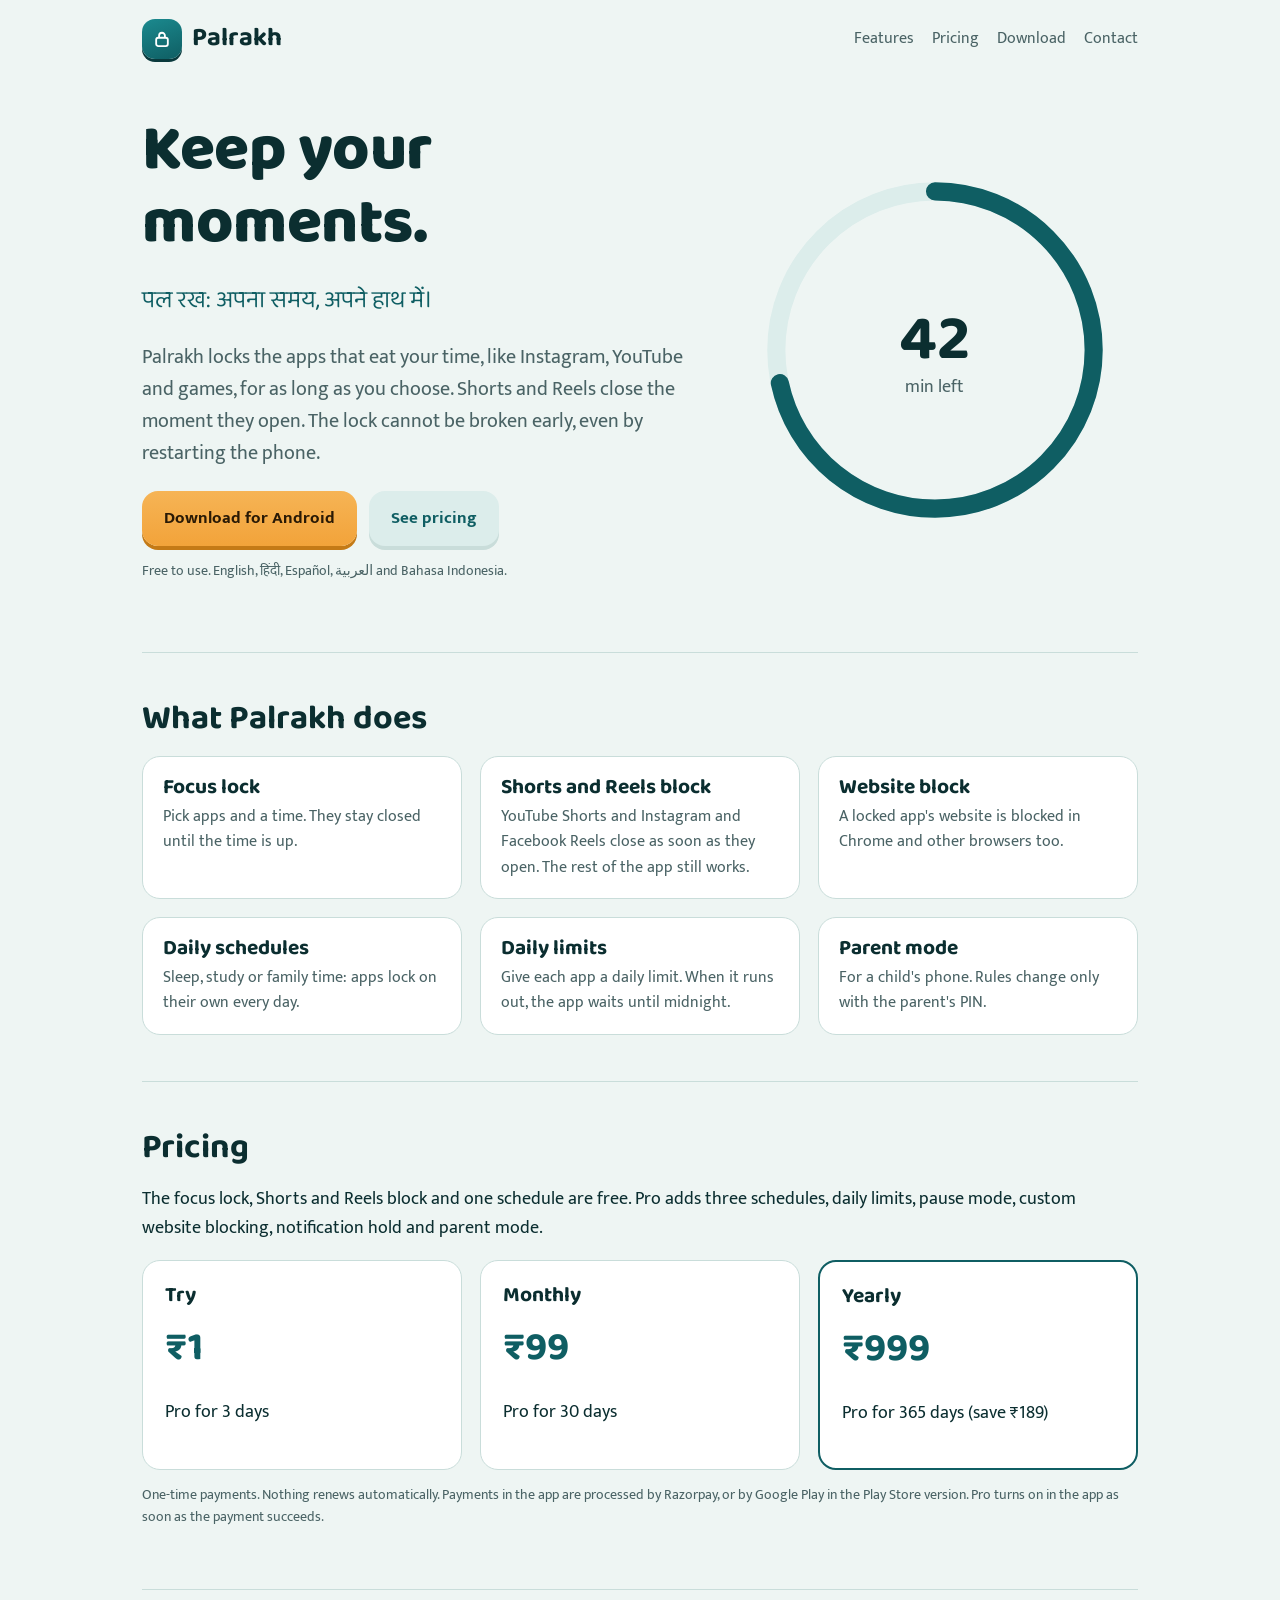
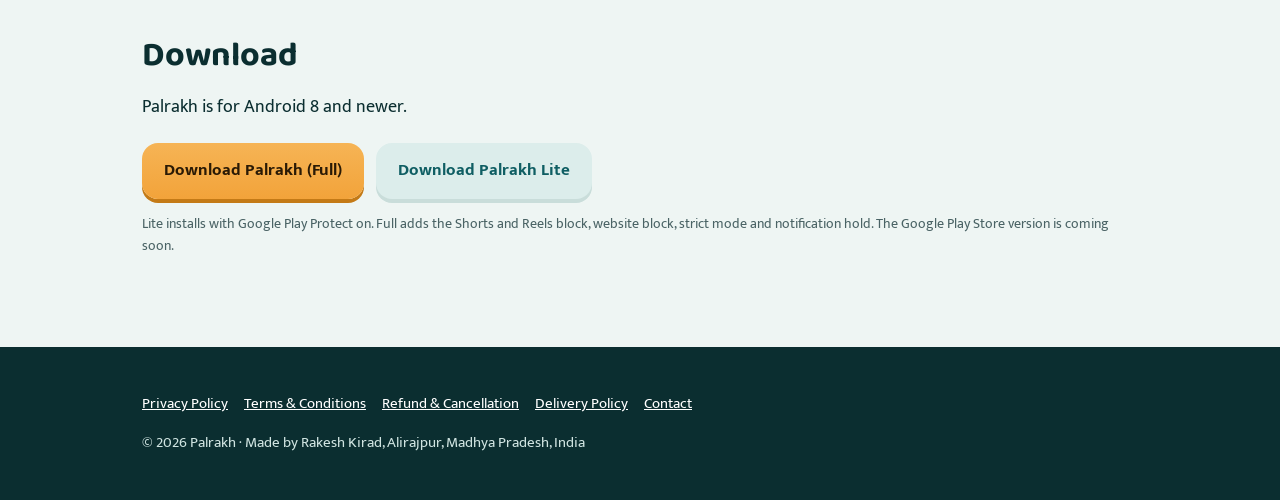
<file: docs/index.html>
<!doctype html>
<html lang="en"><head><meta charset="utf-8"><meta name="viewport" content="width=device-width,initial-scale=1">
<title>Palrakh – lock distracting apps, keep your moments</title><meta name="description" content="Palrakh is an Android app blocker that locks distracting apps for a set time and blocks YouTube Shorts and Instagram Reels.">
<link rel="preconnect" href="https://fonts.googleapis.com"><link rel="preconnect" href="https://fonts.gstatic.com" crossorigin>
<link href="https://fonts.googleapis.com/css2?family=Baloo+2:wght@600;700;800&family=Mukta:wght@400;600&display=swap" rel="stylesheet">
<link rel="stylesheet" href="style.css"></head><body>
<div class="wrap"><header class="top"><a class="brand" href="index.html"><i><svg viewBox="0 0 24 24" width="20" height="20" aria-hidden="true"><rect x="5" y="10.5" width="14" height="10" rx="2.5" fill="none" stroke="#fff" stroke-width="2.2"/><path d="M8.5 10.5V8a3.5 3.5 0 0 1 7 0v2.5" fill="none" stroke="#fff" stroke-width="2.2"/></svg></i>Palrakh</a>
<nav class="links"><a href="index.html#features">Features</a><a href="index.html#pricing">Pricing</a><a href="index.html#download">Download</a><a href="contact.html">Contact</a></nav></header></div>
<main class="wrap">
<div class="hero"><div>
<h1>Keep your moments.</h1>
<p class="hi">पल रख: अपना समय, अपने हाथ में।</p>
<p class="lead">Palrakh locks the apps that eat your time, like Instagram, YouTube and games, for as long as you choose. Shorts and Reels close the moment they open. The lock cannot be broken early, even by restarting the phone.</p>
<div class="btns"><a class="btn sun" href="#download">Download for Android</a><a class="btn ghost" href="#pricing">See pricing</a></div>
<p class="small">Free to use. English, हिंदी, Español, العربية and Bahasa Indonesia.</p>
</div>
<div class="ring" aria-label="Focus timer showing 42 minutes left">
<svg viewBox="0 0 300 300"><circle cx="150" cy="150" r="140" fill="none" stroke="#DCEDEB" stroke-width="16"/><circle class="p" cx="150" cy="150" r="140" fill="none" stroke="#0F5E63" stroke-width="16" stroke-linecap="round" stroke-dasharray="880" stroke-dashoffset="250"/></svg>
<div class="c"><div><b>42</b><br><span>min left</span></div></div></div>
</div>

<section id="features"><h2>What Palrakh does</h2>
<div class="grid">
<div class="item"><h3>Focus lock</h3><p>Pick apps and a time. They stay closed until the time is up.</p></div>
<div class="item"><h3>Shorts and Reels block</h3><p>YouTube Shorts and Instagram and Facebook Reels close as soon as they open. The rest of the app still works.</p></div>
<div class="item"><h3>Website block</h3><p>A locked app's website is blocked in Chrome and other browsers too.</p></div>
<div class="item"><h3>Daily schedules</h3><p>Sleep, study or family time: apps lock on their own every day.</p></div>
<div class="item"><h3>Daily limits</h3><p>Give each app a daily limit. When it runs out, the app waits until midnight.</p></div>
<div class="item"><h3>Parent mode</h3><p>For a child's phone. Rules change only with the parent's PIN.</p></div>
</div></section>

<section id="pricing"><h2>Pricing</h2>
<p>The focus lock, Shorts and Reels block and one schedule are free. Pro adds three schedules, daily limits, pause mode, custom website blocking, notification hold and parent mode.</p>
<div class="price">
<div class="plan"><h3>Try</h3><b>₹1</b><p>Pro for 3 days</p></div>
<div class="plan"><h3>Monthly</h3><b>₹99</b><p>Pro for 30 days</p></div>
<div class="plan best"><h3>Yearly</h3><b>₹999</b><p>Pro for 365 days (save ₹189)</p></div>
</div>
<p class="small">One-time payments. Nothing renews automatically. Payments in the app are processed by Razorpay, or by Google Play in the Play Store version. Pro turns on in the app as soon as the payment succeeds.</p>
</section>

<section id="download"><h2>Download</h2>
<p>Palrakh is for Android 8 and newer.</p>
<div class="btns"><a class="btn sun" href="https://github.com/rakeshkirad131/palrakh/releases/latest/download/Palrakh.apk">Download Palrakh (Full)</a><a class="btn ghost" href="https://github.com/rakeshkirad131/palrakh/releases/latest/download/Palrakh-Lite.apk">Download Palrakh Lite</a></div>
<p class="small">Lite installs with Google Play Protect on. Full adds the Shorts and Reels block, website block, strict mode and notification hold. The Google Play Store version is coming soon.</p>
</section>
</main>
<footer><div class="wrap"><p><a href="privacy.html">Privacy Policy</a><a href="terms.html">Terms &amp; Conditions</a><a href="refund.html">Refund &amp; Cancellation</a><a href="delivery.html">Delivery Policy</a><a href="contact.html">Contact</a></p>
<p>© 2026 Palrakh · Made by Rakesh Kirad, Alirajpur, Madhya Pradesh, India</p></div></footer></body></html>
</file>
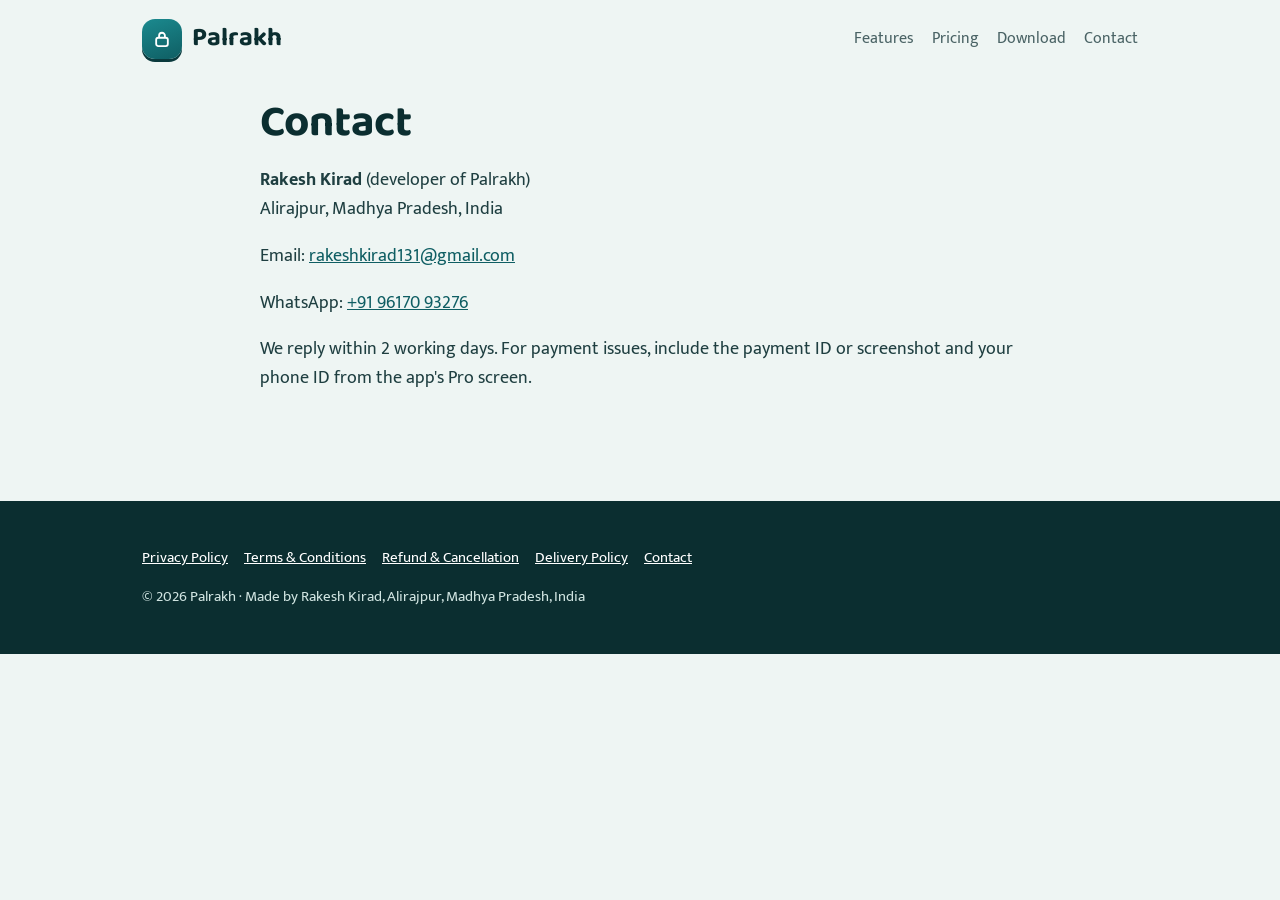
<file: docs/contact.html>
<!doctype html>
<html lang="en"><head><meta charset="utf-8"><meta name="viewport" content="width=device-width,initial-scale=1">
<title>Contact – Palrakh</title><meta name="description" content="Palrakh is an Android app blocker that locks distracting apps for a set time and blocks YouTube Shorts and Instagram Reels.">
<link rel="preconnect" href="https://fonts.googleapis.com"><link rel="preconnect" href="https://fonts.gstatic.com" crossorigin>
<link href="https://fonts.googleapis.com/css2?family=Baloo+2:wght@600;700;800&family=Mukta:wght@400;600&display=swap" rel="stylesheet">
<link rel="stylesheet" href="style.css"></head><body>
<div class="wrap"><header class="top"><a class="brand" href="index.html"><i><svg viewBox="0 0 24 24" width="20" height="20" aria-hidden="true"><rect x="5" y="10.5" width="14" height="10" rx="2.5" fill="none" stroke="#fff" stroke-width="2.2"/><path d="M8.5 10.5V8a3.5 3.5 0 0 1 7 0v2.5" fill="none" stroke="#fff" stroke-width="2.2"/></svg></i>Palrakh</a>
<nav class="links"><a href="index.html#features">Features</a><a href="index.html#pricing">Pricing</a><a href="index.html#download">Download</a><a href="contact.html">Contact</a></nav></header></div>
<main class="wrap legal"><h1>Contact</h1>
<p><b>Rakesh Kirad</b> (developer of Palrakh)<br>Alirajpur, Madhya Pradesh, India</p>
<p>Email: <!--EMAIL--><a href="mailto:rakeshkirad131@gmail.com">rakeshkirad131@gmail.com</a><!--/EMAIL--></p>
<p>WhatsApp: <a href="https://wa.me/919617093276">+91 96170 93276</a></p>
<p>We reply within 2 working days. For payment issues, include the payment ID or screenshot and your phone ID from the app's Pro screen.</p></main><footer><div class="wrap"><p><a href="privacy.html">Privacy Policy</a><a href="terms.html">Terms &amp; Conditions</a><a href="refund.html">Refund &amp; Cancellation</a><a href="delivery.html">Delivery Policy</a><a href="contact.html">Contact</a></p>
<p>© 2026 Palrakh · Made by Rakesh Kirad, Alirajpur, Madhya Pradesh, India</p></div></footer></body></html>
</file>
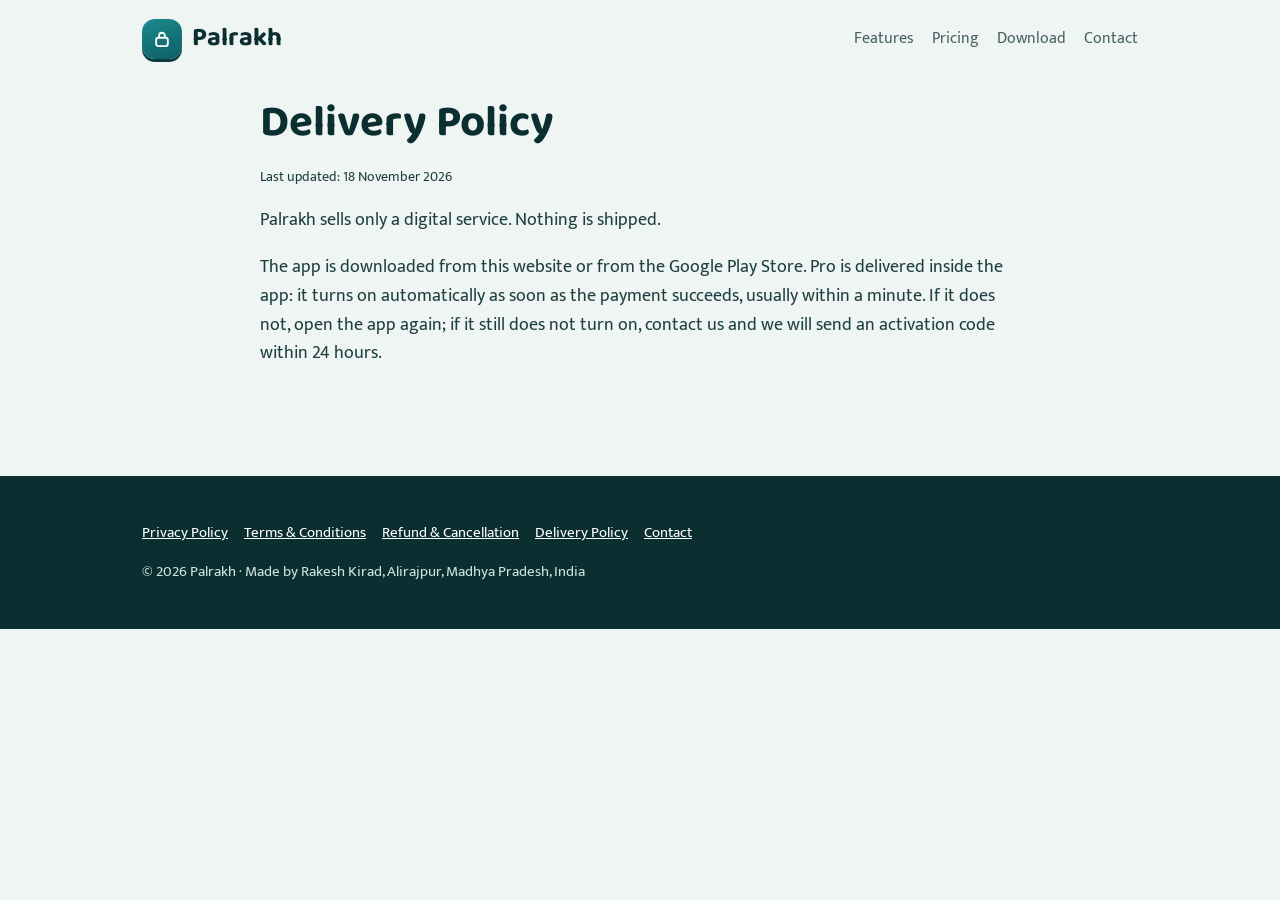
<file: docs/delivery.html>
<!doctype html>
<html lang="en"><head><meta charset="utf-8"><meta name="viewport" content="width=device-width,initial-scale=1">
<title>Delivery Policy – Palrakh</title><meta name="description" content="Palrakh is an Android app blocker that locks distracting apps for a set time and blocks YouTube Shorts and Instagram Reels.">
<link rel="preconnect" href="https://fonts.googleapis.com"><link rel="preconnect" href="https://fonts.gstatic.com" crossorigin>
<link href="https://fonts.googleapis.com/css2?family=Baloo+2:wght@600;700;800&family=Mukta:wght@400;600&display=swap" rel="stylesheet">
<link rel="stylesheet" href="style.css"></head><body>
<div class="wrap"><header class="top"><a class="brand" href="index.html"><i><svg viewBox="0 0 24 24" width="20" height="20" aria-hidden="true"><rect x="5" y="10.5" width="14" height="10" rx="2.5" fill="none" stroke="#fff" stroke-width="2.2"/><path d="M8.5 10.5V8a3.5 3.5 0 0 1 7 0v2.5" fill="none" stroke="#fff" stroke-width="2.2"/></svg></i>Palrakh</a>
<nav class="links"><a href="index.html#features">Features</a><a href="index.html#pricing">Pricing</a><a href="index.html#download">Download</a><a href="contact.html">Contact</a></nav></header></div>
<main class="wrap legal"><h1>Delivery Policy</h1><p class="small">Last updated: 18 November 2026</p>
<p>Palrakh sells only a digital service. Nothing is shipped.</p>
<p>The app is downloaded from this website or from the Google Play Store. Pro is delivered inside the app: it turns on automatically as soon as the payment succeeds, usually within a minute. If it does not, open the app again; if it still does not turn on, contact us and we will send an activation code within 24 hours.</p></main><footer><div class="wrap"><p><a href="privacy.html">Privacy Policy</a><a href="terms.html">Terms &amp; Conditions</a><a href="refund.html">Refund &amp; Cancellation</a><a href="delivery.html">Delivery Policy</a><a href="contact.html">Contact</a></p>
<p>© 2026 Palrakh · Made by Rakesh Kirad, Alirajpur, Madhya Pradesh, India</p></div></footer></body></html>
</file>
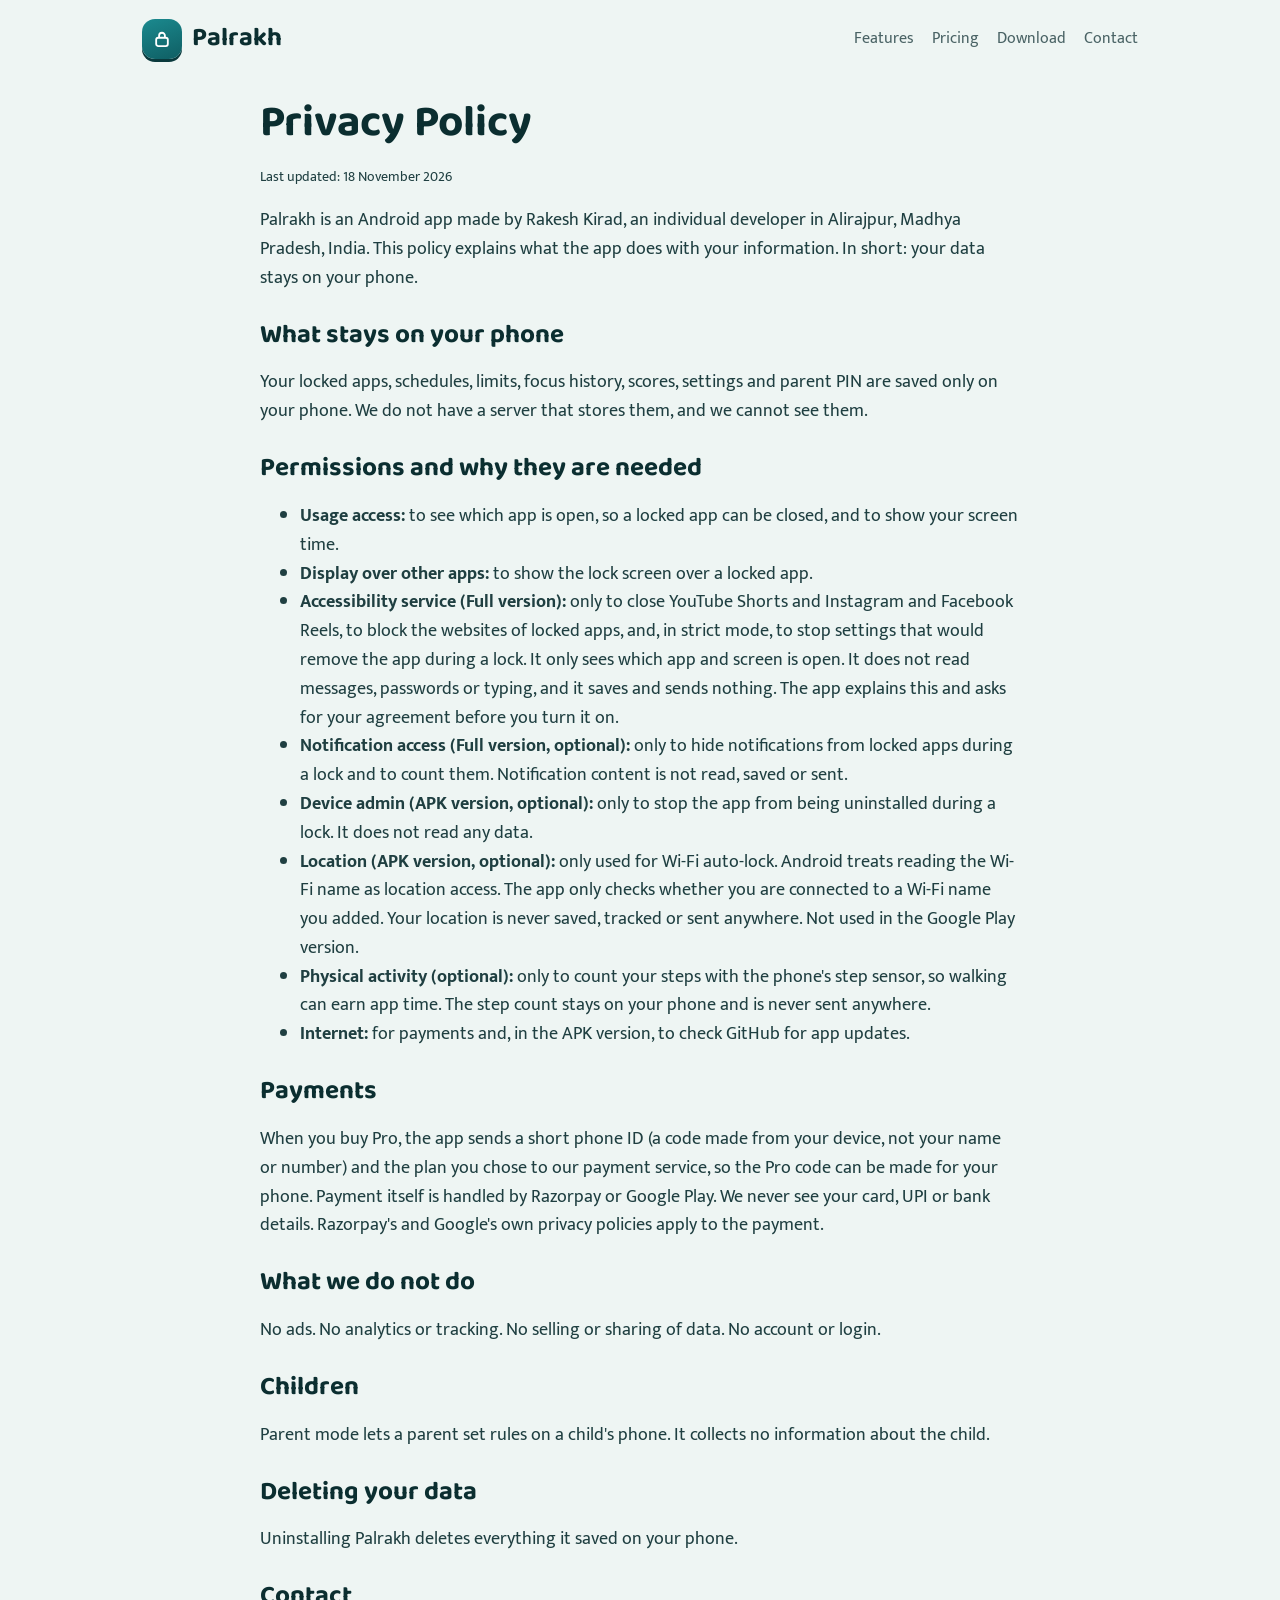
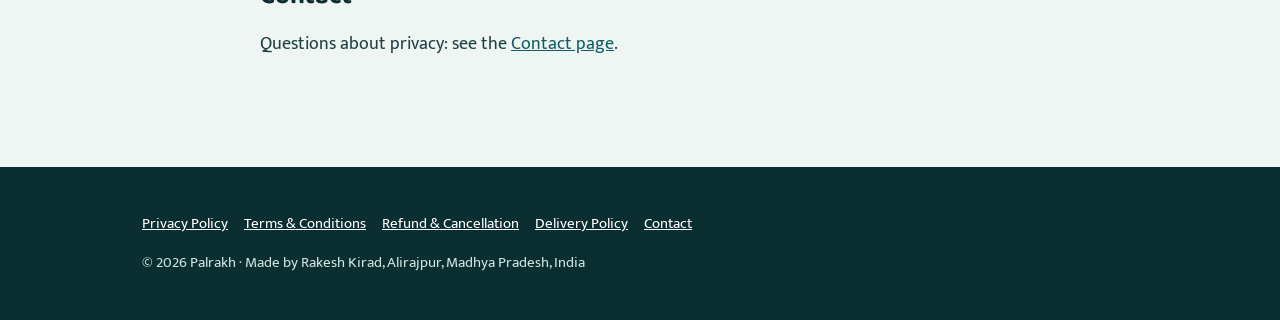
<file: docs/privacy.html>
<!doctype html>
<html lang="en"><head><meta charset="utf-8"><meta name="viewport" content="width=device-width,initial-scale=1">
<title>Privacy Policy – Palrakh</title><meta name="description" content="Palrakh is an Android app blocker that locks distracting apps for a set time and blocks YouTube Shorts and Instagram Reels.">
<link rel="preconnect" href="https://fonts.googleapis.com"><link rel="preconnect" href="https://fonts.gstatic.com" crossorigin>
<link href="https://fonts.googleapis.com/css2?family=Baloo+2:wght@600;700;800&family=Mukta:wght@400;600&display=swap" rel="stylesheet">
<link rel="stylesheet" href="style.css"></head><body>
<div class="wrap"><header class="top"><a class="brand" href="index.html"><i><svg viewBox="0 0 24 24" width="20" height="20" aria-hidden="true"><rect x="5" y="10.5" width="14" height="10" rx="2.5" fill="none" stroke="#fff" stroke-width="2.2"/><path d="M8.5 10.5V8a3.5 3.5 0 0 1 7 0v2.5" fill="none" stroke="#fff" stroke-width="2.2"/></svg></i>Palrakh</a>
<nav class="links"><a href="index.html#features">Features</a><a href="index.html#pricing">Pricing</a><a href="index.html#download">Download</a><a href="contact.html">Contact</a></nav></header></div>
<main class="wrap legal"><h1>Privacy Policy</h1><p class="small">Last updated: 18 November 2026</p>
<p>Palrakh is an Android app made by Rakesh Kirad, an individual developer in Alirajpur, Madhya Pradesh, India. This policy explains what the app does with your information. In short: your data stays on your phone.</p>
<h2>What stays on your phone</h2>
<p>Your locked apps, schedules, limits, focus history, scores, settings and parent PIN are saved only on your phone. We do not have a server that stores them, and we cannot see them.</p>
<h2>Permissions and why they are needed</h2>
<ul>
<li><b>Usage access:</b> to see which app is open, so a locked app can be closed, and to show your screen time.</li>
<li><b>Display over other apps:</b> to show the lock screen over a locked app.</li>
<li><b>Accessibility service (Full version):</b> only to close YouTube Shorts and Instagram and Facebook Reels, to block the websites of locked apps, and, in strict mode, to stop settings that would remove the app during a lock. It only sees which app and screen is open. It does not read messages, passwords or typing, and it saves and sends nothing. The app explains this and asks for your agreement before you turn it on.</li>
<li><b>Notification access (Full version, optional):</b> only to hide notifications from locked apps during a lock and to count them. Notification content is not read, saved or sent.</li>
<li><b>Device admin (APK version, optional):</b> only to stop the app from being uninstalled during a lock. It does not read any data.</li>
<li><b>Location (APK version, optional):</b> only used for Wi-Fi auto-lock. Android treats reading the Wi-Fi name as location access. The app only checks whether you are connected to a Wi-Fi name you added. Your location is never saved, tracked or sent anywhere. Not used in the Google Play version.</li>
<li><b>Physical activity (optional):</b> only to count your steps with the phone's step sensor, so walking can earn app time. The step count stays on your phone and is never sent anywhere.</li>
<li><b>Internet:</b> for payments and, in the APK version, to check GitHub for app updates.</li>
</ul>
<h2>Payments</h2>
<p>When you buy Pro, the app sends a short phone ID (a code made from your device, not your name or number) and the plan you chose to our payment service, so the Pro code can be made for your phone. Payment itself is handled by Razorpay or Google Play. We never see your card, UPI or bank details. Razorpay's and Google's own privacy policies apply to the payment.</p>
<h2>What we do not do</h2>
<p>No ads. No analytics or tracking. No selling or sharing of data. No account or login.</p>
<h2>Children</h2>
<p>Parent mode lets a parent set rules on a child's phone. It collects no information about the child.</p>
<h2>Deleting your data</h2>
<p>Uninstalling Palrakh deletes everything it saved on your phone.</p>
<h2>Contact</h2>
<p>Questions about privacy: see the <a href="contact.html">Contact page</a>.</p></main><footer><div class="wrap"><p><a href="privacy.html">Privacy Policy</a><a href="terms.html">Terms &amp; Conditions</a><a href="refund.html">Refund &amp; Cancellation</a><a href="delivery.html">Delivery Policy</a><a href="contact.html">Contact</a></p>
<p>© 2026 Palrakh · Made by Rakesh Kirad, Alirajpur, Madhya Pradesh, India</p></div></footer></body></html>
</file>
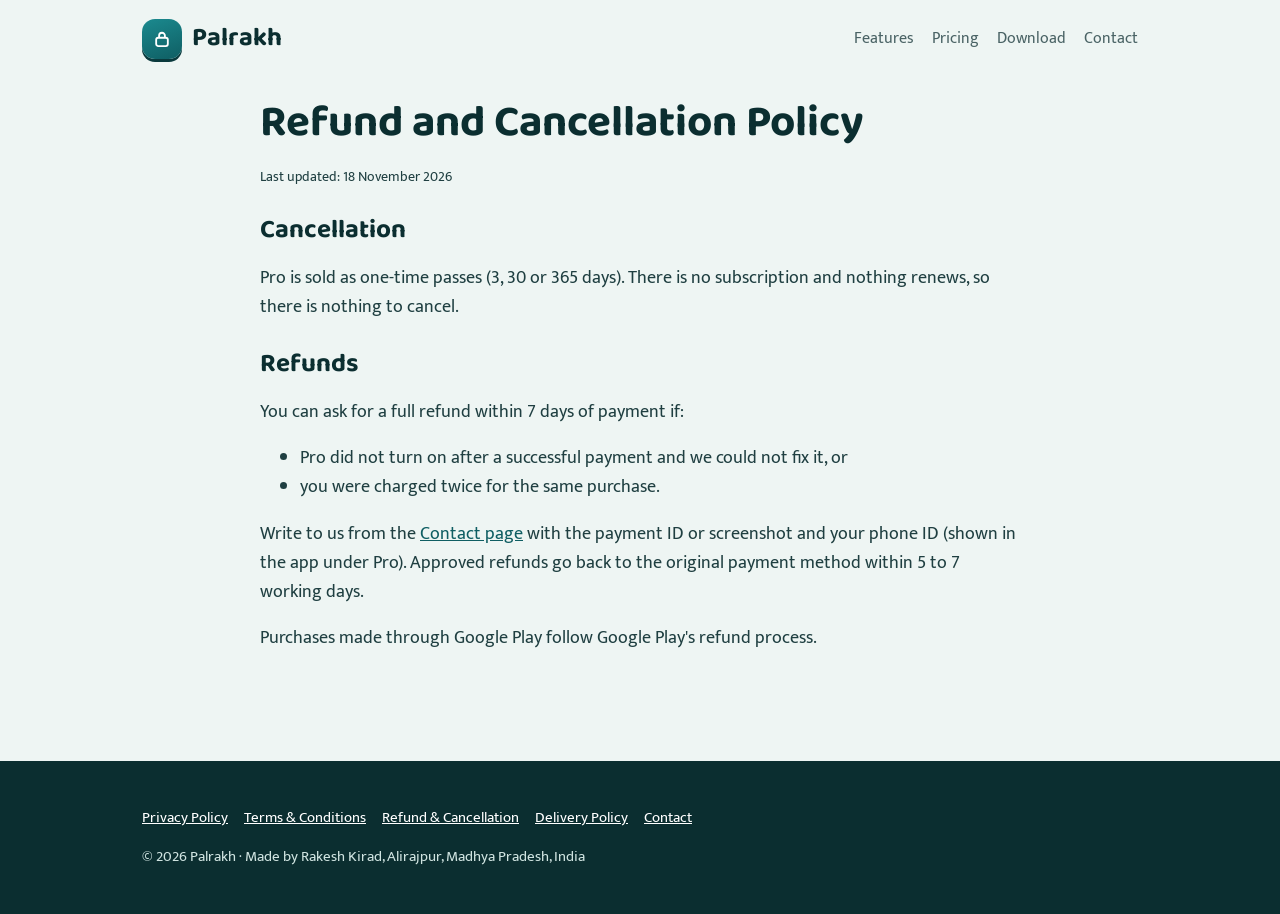
<file: docs/refund.html>
<!doctype html>
<html lang="en"><head><meta charset="utf-8"><meta name="viewport" content="width=device-width,initial-scale=1">
<title>Refund and Cancellation Policy – Palrakh</title><meta name="description" content="Palrakh is an Android app blocker that locks distracting apps for a set time and blocks YouTube Shorts and Instagram Reels.">
<link rel="preconnect" href="https://fonts.googleapis.com"><link rel="preconnect" href="https://fonts.gstatic.com" crossorigin>
<link href="https://fonts.googleapis.com/css2?family=Baloo+2:wght@600;700;800&family=Mukta:wght@400;600&display=swap" rel="stylesheet">
<link rel="stylesheet" href="style.css"></head><body>
<div class="wrap"><header class="top"><a class="brand" href="index.html"><i><svg viewBox="0 0 24 24" width="20" height="20" aria-hidden="true"><rect x="5" y="10.5" width="14" height="10" rx="2.5" fill="none" stroke="#fff" stroke-width="2.2"/><path d="M8.5 10.5V8a3.5 3.5 0 0 1 7 0v2.5" fill="none" stroke="#fff" stroke-width="2.2"/></svg></i>Palrakh</a>
<nav class="links"><a href="index.html#features">Features</a><a href="index.html#pricing">Pricing</a><a href="index.html#download">Download</a><a href="contact.html">Contact</a></nav></header></div>
<main class="wrap legal"><h1>Refund and Cancellation Policy</h1><p class="small">Last updated: 18 November 2026</p>
<h2>Cancellation</h2>
<p>Pro is sold as one-time passes (3, 30 or 365 days). There is no subscription and nothing renews, so there is nothing to cancel.</p>
<h2>Refunds</h2>
<p>You can ask for a full refund within 7 days of payment if:</p>
<ul><li>Pro did not turn on after a successful payment and we could not fix it, or</li><li>you were charged twice for the same purchase.</li></ul>
<p>Write to us from the <a href="contact.html">Contact page</a> with the payment ID or screenshot and your phone ID (shown in the app under Pro). Approved refunds go back to the original payment method within 5 to 7 working days.</p>
<p>Purchases made through Google Play follow Google Play's refund process.</p></main><footer><div class="wrap"><p><a href="privacy.html">Privacy Policy</a><a href="terms.html">Terms &amp; Conditions</a><a href="refund.html">Refund &amp; Cancellation</a><a href="delivery.html">Delivery Policy</a><a href="contact.html">Contact</a></p>
<p>© 2026 Palrakh · Made by Rakesh Kirad, Alirajpur, Madhya Pradesh, India</p></div></footer></body></html>
</file>
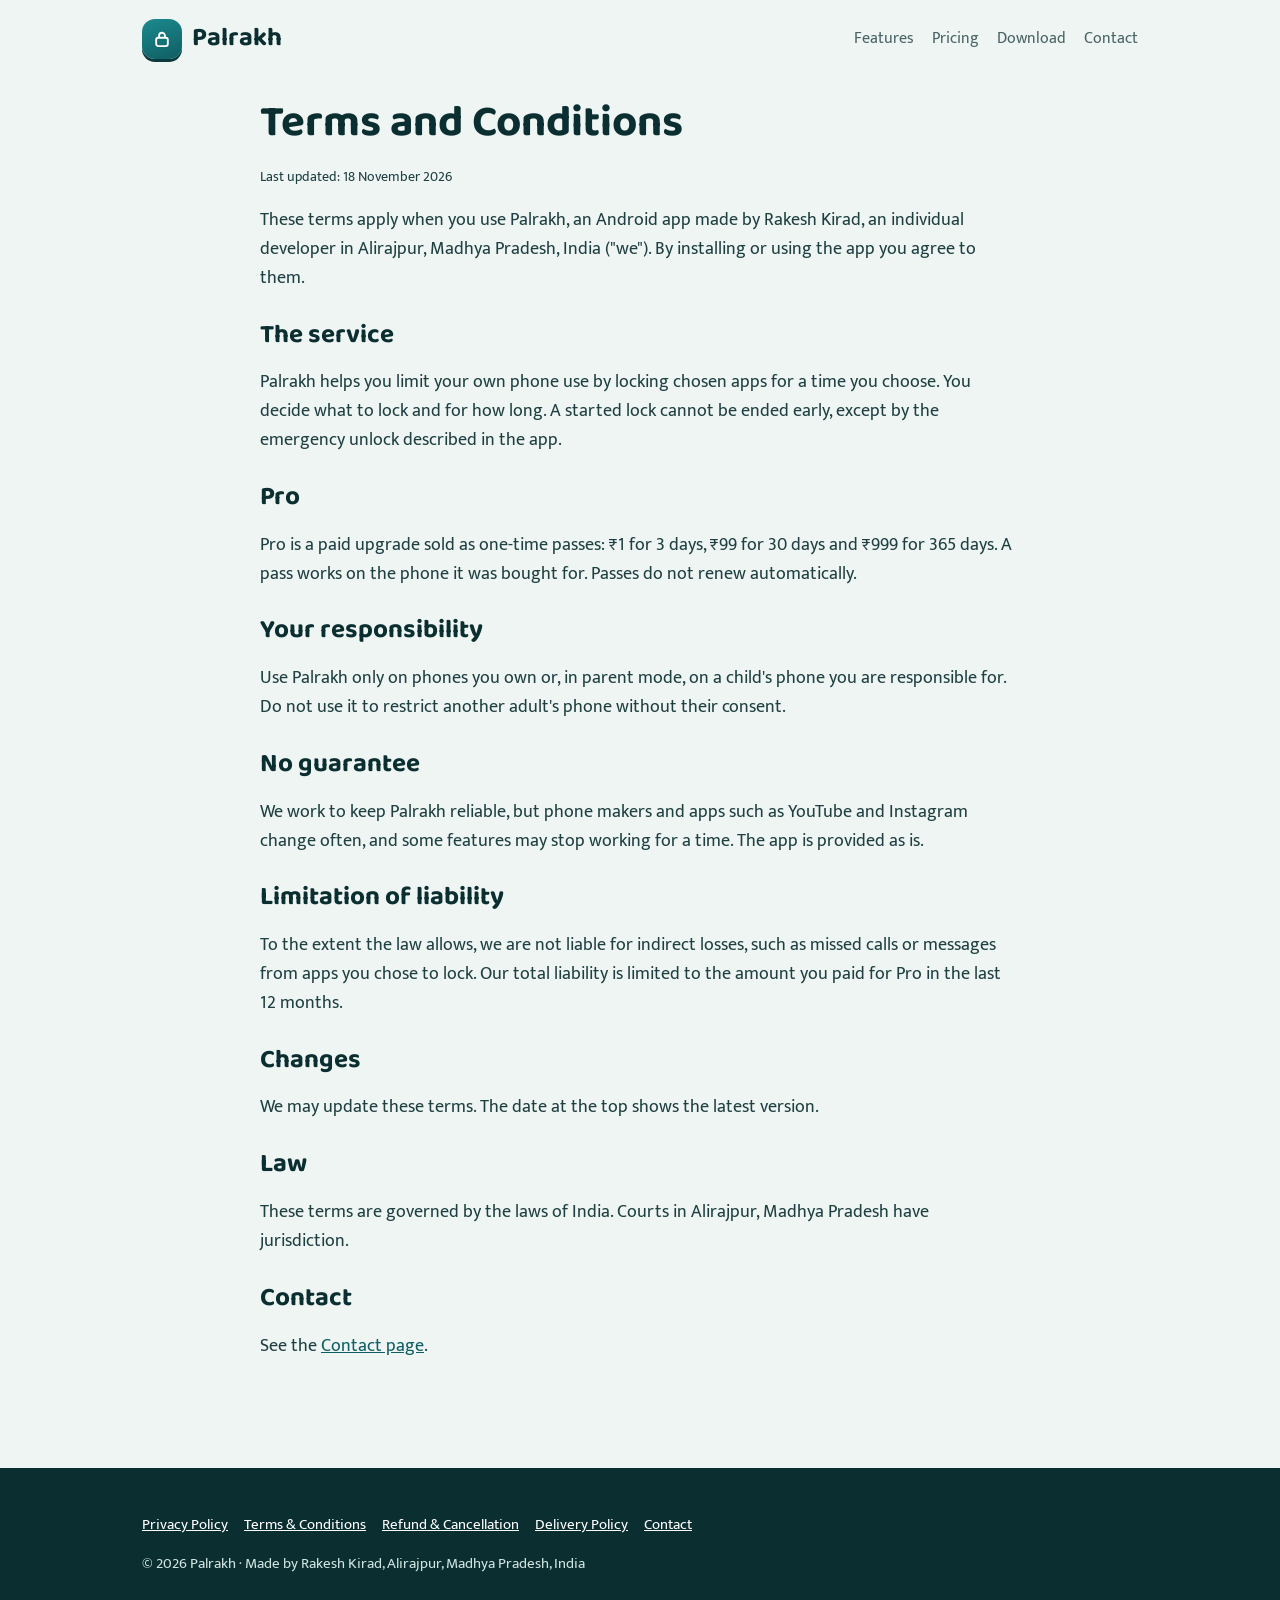
<file: docs/terms.html>
<!doctype html>
<html lang="en"><head><meta charset="utf-8"><meta name="viewport" content="width=device-width,initial-scale=1">
<title>Terms and Conditions – Palrakh</title><meta name="description" content="Palrakh is an Android app blocker that locks distracting apps for a set time and blocks YouTube Shorts and Instagram Reels.">
<link rel="preconnect" href="https://fonts.googleapis.com"><link rel="preconnect" href="https://fonts.gstatic.com" crossorigin>
<link href="https://fonts.googleapis.com/css2?family=Baloo+2:wght@600;700;800&family=Mukta:wght@400;600&display=swap" rel="stylesheet">
<link rel="stylesheet" href="style.css"></head><body>
<div class="wrap"><header class="top"><a class="brand" href="index.html"><i><svg viewBox="0 0 24 24" width="20" height="20" aria-hidden="true"><rect x="5" y="10.5" width="14" height="10" rx="2.5" fill="none" stroke="#fff" stroke-width="2.2"/><path d="M8.5 10.5V8a3.5 3.5 0 0 1 7 0v2.5" fill="none" stroke="#fff" stroke-width="2.2"/></svg></i>Palrakh</a>
<nav class="links"><a href="index.html#features">Features</a><a href="index.html#pricing">Pricing</a><a href="index.html#download">Download</a><a href="contact.html">Contact</a></nav></header></div>
<main class="wrap legal"><h1>Terms and Conditions</h1><p class="small">Last updated: 18 November 2026</p>
<p>These terms apply when you use Palrakh, an Android app made by Rakesh Kirad, an individual developer in Alirajpur, Madhya Pradesh, India ("we"). By installing or using the app you agree to them.</p>
<h2>The service</h2>
<p>Palrakh helps you limit your own phone use by locking chosen apps for a time you choose. You decide what to lock and for how long. A started lock cannot be ended early, except by the emergency unlock described in the app.</p>
<h2>Pro</h2>
<p>Pro is a paid upgrade sold as one-time passes: ₹1 for 3 days, ₹99 for 30 days and ₹999 for 365 days. A pass works on the phone it was bought for. Passes do not renew automatically.</p>
<h2>Your responsibility</h2>
<p>Use Palrakh only on phones you own or, in parent mode, on a child's phone you are responsible for. Do not use it to restrict another adult's phone without their consent.</p>
<h2>No guarantee</h2>
<p>We work to keep Palrakh reliable, but phone makers and apps such as YouTube and Instagram change often, and some features may stop working for a time. The app is provided as is.</p>
<h2>Limitation of liability</h2>
<p>To the extent the law allows, we are not liable for indirect losses, such as missed calls or messages from apps you chose to lock. Our total liability is limited to the amount you paid for Pro in the last 12 months.</p>
<h2>Changes</h2>
<p>We may update these terms. The date at the top shows the latest version.</p>
<h2>Law</h2>
<p>These terms are governed by the laws of India. Courts in Alirajpur, Madhya Pradesh have jurisdiction.</p>
<h2>Contact</h2>
<p>See the <a href="contact.html">Contact page</a>.</p></main><footer><div class="wrap"><p><a href="privacy.html">Privacy Policy</a><a href="terms.html">Terms &amp; Conditions</a><a href="refund.html">Refund &amp; Cancellation</a><a href="delivery.html">Delivery Policy</a><a href="contact.html">Contact</a></p>
<p>© 2026 Palrakh · Made by Rakesh Kirad, Alirajpur, Madhya Pradesh, India</p></div></footer></body></html>
</file>
<file: docs/style.css>
:root{
  --teal:#0F5E63; --teal2:#1B8A8F; --tealsoft:#DCEDEB; --bg:#EEF5F3; --ink:#0B2E30; --muted:#4A6365;
  --sun:#F2A33A; --sundeep:#C47A16; --card:#FFFFFF; --line:#C9DDDA;
}
*{box-sizing:border-box}
html{scroll-behavior:smooth}
body{margin:0;font-family:"Mukta",system-ui,sans-serif;font-size:18px;line-height:1.6;color:var(--ink);background:var(--bg)}
h1,h2,h3{font-family:"Baloo 2",system-ui,sans-serif;line-height:1.15;margin:0 0 .4em}
a{color:var(--teal)}
a:focus-visible,button:focus-visible{outline:3px solid var(--sun);outline-offset:3px;border-radius:6px}
.wrap{max-width:1040px;margin:0 auto;padding:0 22px}
header.top{display:flex;align-items:center;justify-content:space-between;padding:18px 0}
.brand{display:flex;align-items:center;gap:10px;font-family:"Baloo 2";font-weight:700;font-size:26px;color:var(--ink);text-decoration:none}
.brand i{display:grid;place-items:center;width:40px;height:40px;border-radius:13px;background:linear-gradient(160deg,var(--teal2),var(--teal));box-shadow:0 3px 0 #0a3a3d}
nav.links a{margin-left:18px;text-decoration:none;color:var(--muted);font-size:16px}
nav.links a:hover{color:var(--teal)}
.hero{display:grid;grid-template-columns:1.15fr .85fr;gap:40px;align-items:center;padding:36px 0 56px}
.hero h1{font-size:clamp(40px,6vw,64px);font-weight:800;letter-spacing:-.5px}
.hero .hi{font-family:"Baloo 2";color:var(--teal);font-size:24px;margin:-4px 0 14px}
.hero p.lead{font-size:20px;color:var(--muted);max-width:34em}
.btns{display:flex;flex-wrap:wrap;gap:12px;margin-top:22px}
.btn{display:inline-block;padding:14px 22px;border-radius:16px;font-weight:700;text-decoration:none;font-size:17px}
.btn.sun{background:linear-gradient(#F6B455,var(--sun));color:#2A1A05;box-shadow:0 4px 0 var(--sundeep)}
.btn.ghost{background:var(--tealsoft);color:var(--teal);box-shadow:0 4px 0 var(--line)}
.btn:active{transform:translateY(2px)}
.small{font-size:14px;color:var(--muted)}
.ring{position:relative;width:min(340px,80vw);aspect-ratio:1;margin:auto}
.ring svg{width:100%;height:100%;transform:rotate(-90deg)}
.ring .c{position:absolute;inset:0;display:grid;place-items:center;text-align:center}
.ring .c b{font-family:"Baloo 2";font-size:64px;line-height:1;color:var(--ink)}
.ring .c span{color:var(--muted)}
@media (prefers-reduced-motion:no-preference){.ring circle.p{animation:sweep 2.4s ease-out both}}
@keyframes sweep{from{stroke-dashoffset:880}}
section{padding:46px 0;border-top:1px solid var(--line)}
section h2{font-size:34px}
.grid{display:grid;grid-template-columns:repeat(3,1fr);gap:18px;margin-top:18px}
.item{background:var(--card);border:1px solid var(--line);border-radius:18px;padding:18px 20px}
.item h3{font-size:21px;margin-bottom:4px}
.item p{margin:0;color:var(--muted);font-size:16px}
.price{display:grid;grid-template-columns:repeat(3,1fr);gap:18px;margin-top:18px}
.plan{background:var(--card);border:1px solid var(--line);border-radius:18px;padding:22px}
.plan.best{border:2px solid var(--teal)}
.plan b{display:block;font-family:"Baloo 2";font-size:40px;color:var(--teal)}
.legal{max-width:760px;padding:10px 0 60px}
.legal h1{font-size:44px;margin-top:10px}
.legal h2{font-size:26px;margin-top:28px}
.legal p,.legal li{color:#1f3f41}
footer{background:var(--ink);color:#cfe3e0;padding:30px 0;margin-top:30px;font-size:15px}
footer a{color:#fff;margin-right:16px}
@media (max-width:760px){.hero{grid-template-columns:1fr}.grid,.price{grid-template-columns:1fr}nav.links{display:none}}
</file>
